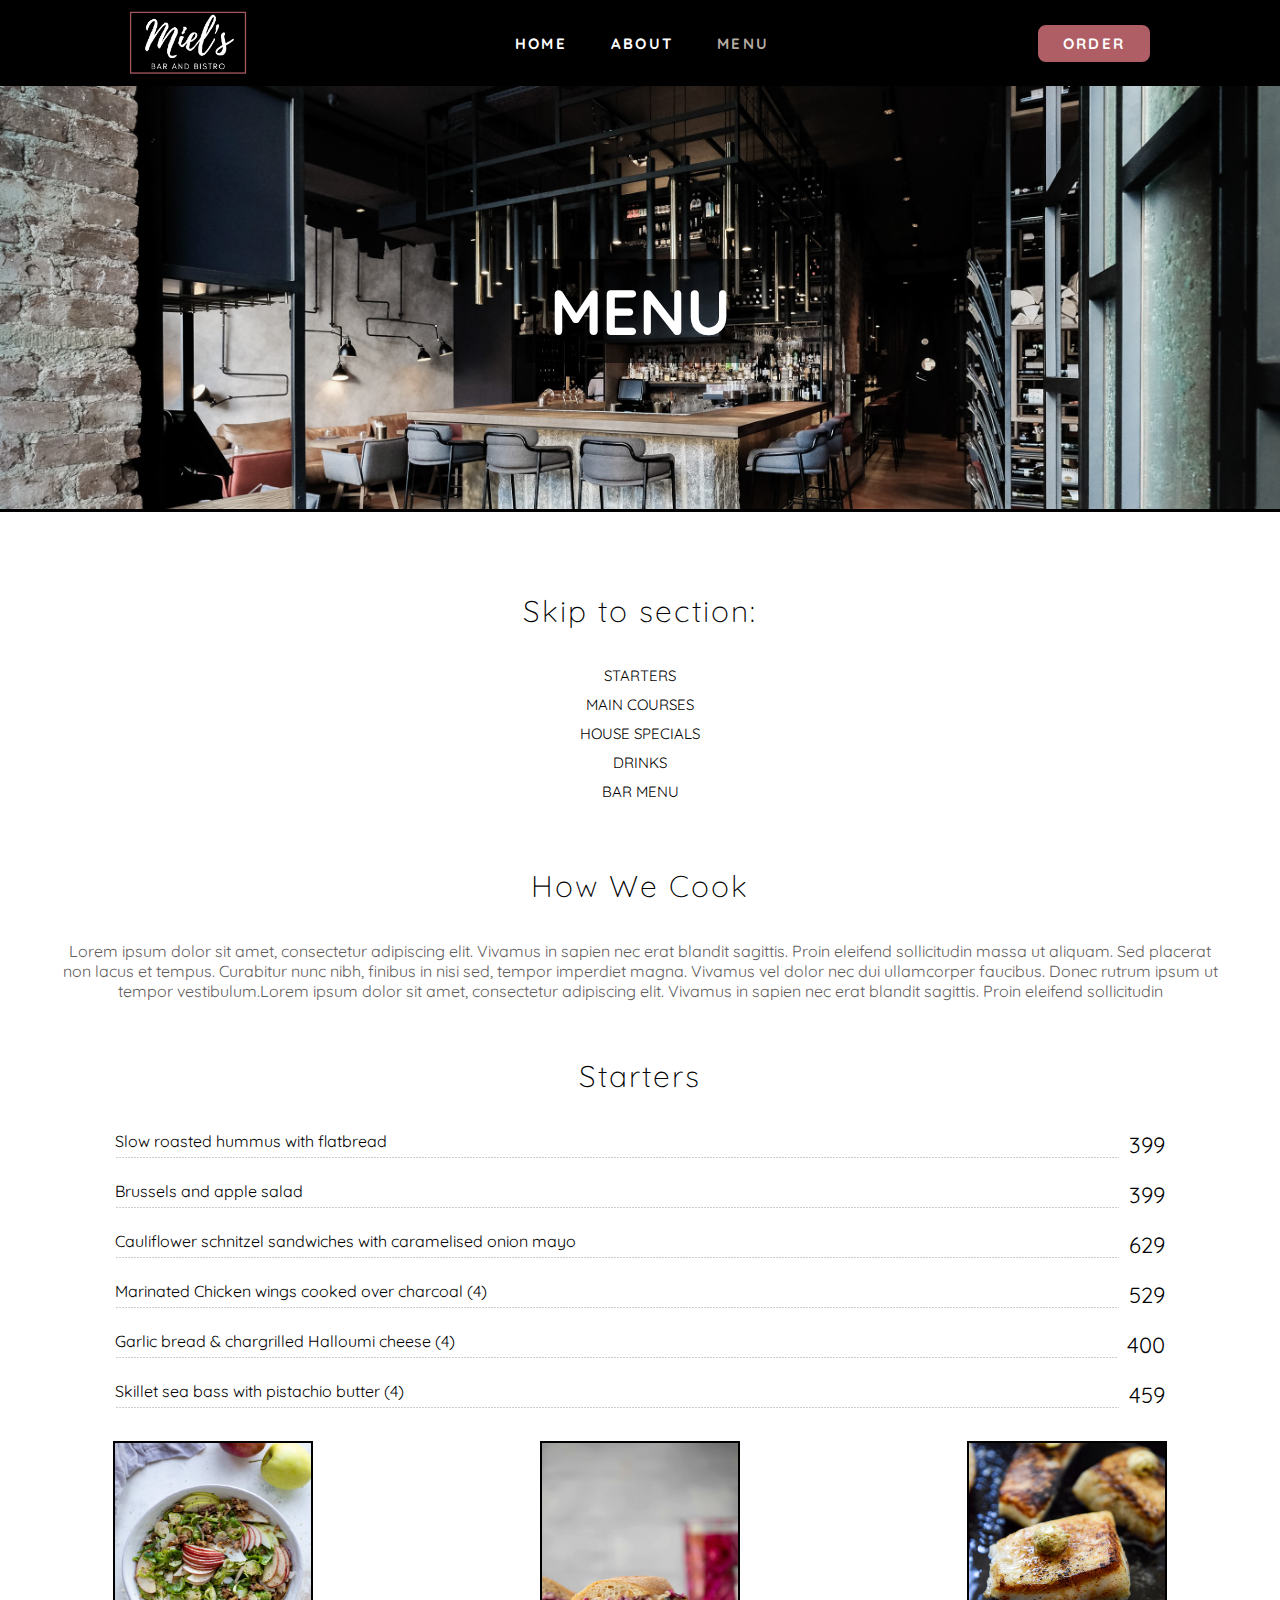
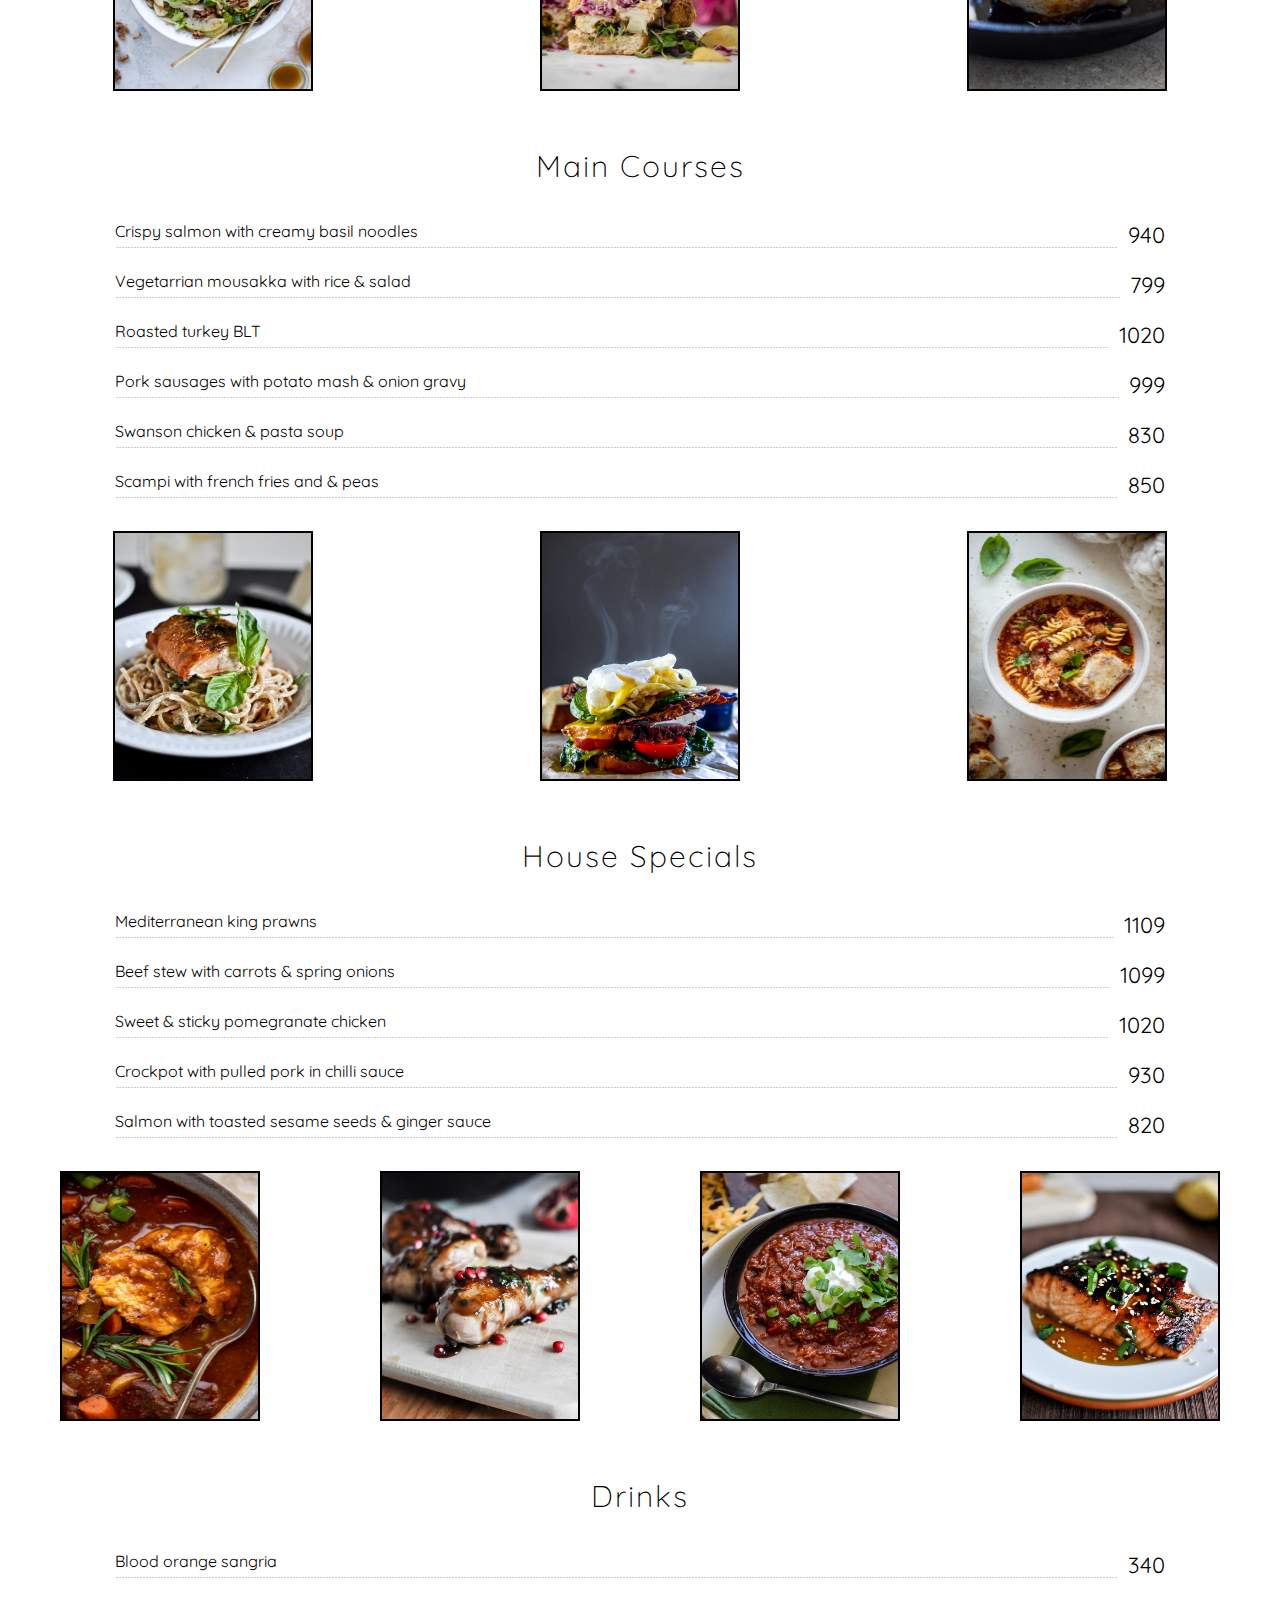
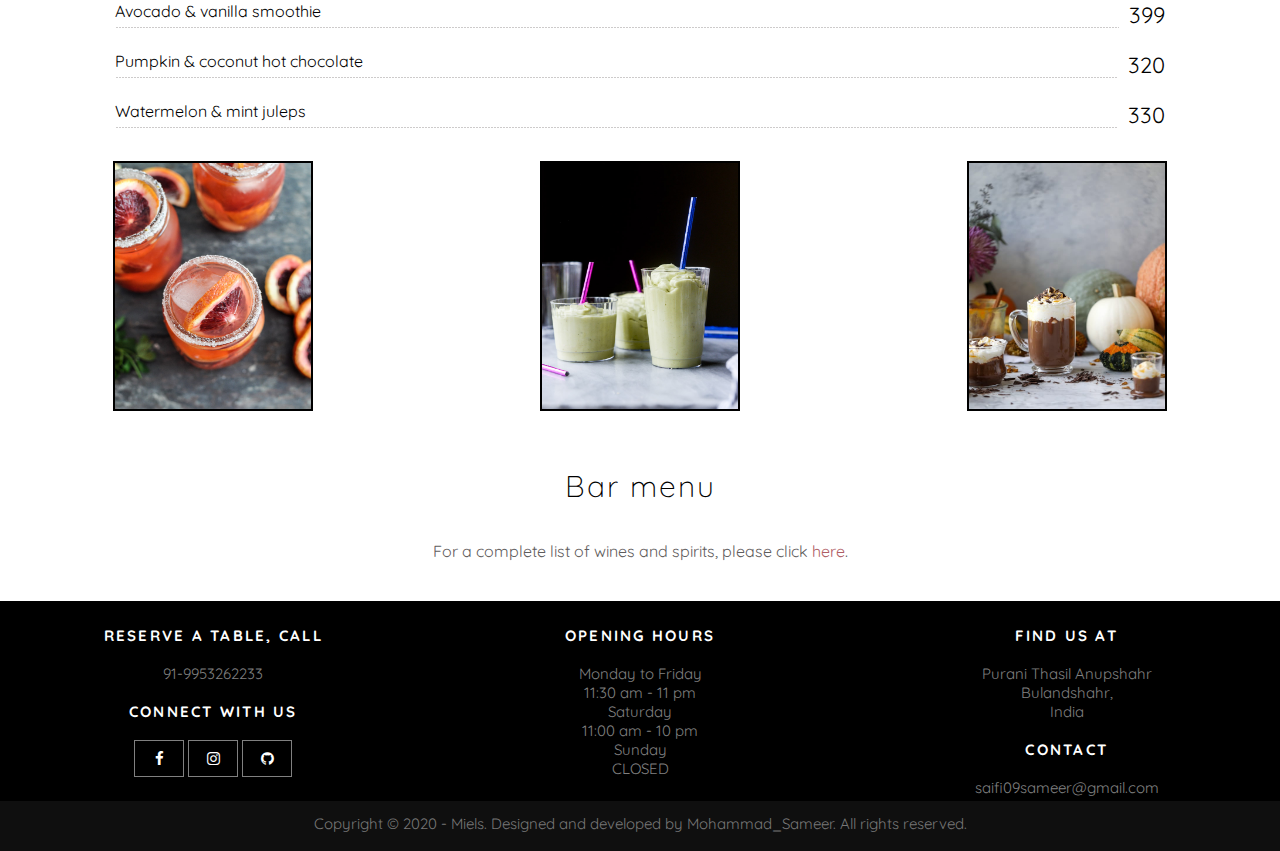
<file: Menu.html>
<!DOCTYPE html>
<html lang="en">

<head>
    <link rel="stylesheet" type="text/css" href="CSS/style.css" />

    <meta charset="UTF-8">
    <meta name="viewport" content="width=device-width, initial-scale=1.0">
    <meta name="format-detection" content="telephone=no"/>
    <title>Menu</title>
</head>

<body>
    <!--Header starts-->
    <div class="navigationBar">
        <header>
            <img class="logo" src="MIEL Images/Logo 3.png" alt="logo">
            <nav>
                <ul class="navlinks">
                    <li><a
                            href="index.html">
                            <h4>HOME</h4>
                        </a>
                    </li>
                    <li><a href="About.html">
                            <h4>ABOUT</h4>
                        </a>
                    </li>
                    <li><a class="currentPage" href="Menu.html">
                            <h4>MENU</h4>
                        </a>
                    </li>
                </ul>
            </nav>
            <a href="Order.html">
                <button class="cta">
                  <h4>ORDER</h4>
                </button></a>
            </a>
        </header>
    </div>
    <!--Header ends-->
    <main>
        <!--body content-->

        <!--Title BG image - reduce img height, add headline-->
        <div class="interiorClass">
            <img src="MIEL Images/Pages title bg 2.jpg">
            <h1 class="pageHeading">MENU</h1>
        </div>

        <!--Title BG image end-->

        <!--Skip to Section-->
        <div class="menuSkip">
            <h4 class="sectionHeading">Skip to section:</h4>
            <ul>
                <li><a href="#starters">Starters</a></li>
                <li><a href="#maincourse">Main Courses</a></li>
                <li><a href="#specials">House Specials</a></li>
                <li><a href="#drinks">Drinks</a></li>
                <li><a href="#bar">Bar Menu</a></li>
            </ul>
        </div>
        <!--Skip to Section end-->

        <!--How to cook-->
        <div class="menuHow">
            <h4 class="sectionHeading">How We Cook</h4>
            <p class="para">Lorem ipsum dolor sit amet, consectetur adipiscing elit. Vivamus in sapien nec erat blandit
                sagittis.
                Proin
                eleifend sollicitudin massa ut aliquam. Sed placerat non lacus et tempus. Curabitur nunc nibh,
                finibus in nisi sed, tempor imperdiet magna. Vivamus vel dolor nec dui ullamcorper faucibus. Donec
                rutrum
                ipsum ut
                tempor vestibulum.Lorem ipsum dolor sit amet, consectetur adipiscing elit. Vivamus in sapien nec erat
                blandit sagittis.
                Proin
                eleifend sollicitudin</p>
        </div>
        <!--How to cook end-->

        <!--Starters-->
        <div id="starters">
            <h4 class="sectionHeading">Starters</h4>
            <div class="row">
                <div class="col-sm-6">
                    <div class="item">
                        <!-- <h4>Ham, Bacon or Sausage Wrap</h4> -->
                        <span class="dots"></span>
                        <span class="price">399</span>
                        <p class="menuDesc">Slow roasted hummus with flatbread
                        </p>
                    </div>
                    <div class="item">
                        <!-- <h4>Veggie</h4> -->

                        <span class="dots"></span>
                        <span class="price">399</span>
                        <p class="menuDesc">Brussels and apple salad</p>
                    </div>
                    <div class="item">
                        <!-- <h4>Steak</h4> -->
                        <span class="dots"></span>
                        <span class="price">629</span>
                        <p class="menuDesc">Cauliflower schnitzel sandwiches with caramelised onion mayo</p>
                    </div>
                    <div class="item">
                        <!-- <h4>Oven Roasted Turkey</h4> -->
                        <span class="dots"></span>
                        <span class="price">529</span>
                        <p class="menuDesc">Marinated Chicken wings cooked over charcoal (4)</p>
                    </div>


                    <div class="item">
                        <!-- <h4>Greek</h4> -->
                        <span class="dots"></span>
                        <span class="price">400</span>
                        <p class="menuDesc">Garlic bread & chargrilled Halloumi cheese (4)</p>
                    </div>
                    <div class="item">
                        <!-- <h4>Deluxe</h4> -->
                        <span class="dots"></span>
                        <span class="price">459</span>
                        <p class="menuDesc">Skillet sea bass with pistachio butter (4)</p>
                    </div>
                </div>
            </div>
        </div>
        <div class="threeImages">
            <div class="oneImage">
                <img src="MIEL Images/MENU/brussels-apple-salad-9.jpg" title="Brussels and apple salad">
              </div>
            <div class="oneImage">
              <img src="MIEL Images/MENU/cauli-schnitzel-12.jpg" title="Cauliflower schnitzel sandwiches">
            </div>
           
            <div class="oneImage">
              <img src="MIEL Images/MENU/skillet-sea-bass with pistachio butter.jpg" title="Skillet sea bass">
            </div>
        </div>
        <!--Main Course-->
        <div id="maincourse">
            <h4 class="sectionHeading">Main Courses</h4>
            <div class="row">
                <div class="col-sm-6">
                    <div class="item">
                        <span class="dots"></span>
                        <span class="price">940</span>
                        <p class="menuDesc">Crispy salmon with creamy basil noodles
                        </p>
                    </div>
                    <div class="item">
                        <span class="dots"></span>
                        <span class="price">799</span>
                        <p class="menuDesc">Vegetarrian mousakka with rice & salad</p>
                    </div>
                    <div class="item">
                        <span class="dots"></span>
                        <span class="price">1020</span>
                        <p class="menuDesc">Roasted turkey BLT</p>
                    </div>
                    <div class="item">
                        <span class="dots"></span>
                        <span class="price">999</span>
                        <p class="menuDesc">Pork sausages with potato mash & onion gravy</p>
                    </div>
                    <div class="item">
                        <span class="dots"></span>
                        <span class="price">830</span>
                        <p class="menuDesc">Swanson chicken & pasta soup</p>
                    </div>
                    <div class="item">
                        <span class="dots"></span>
                        <span class="price">850</span>
                        <p class="menuDesc">Scampi with french fries and & peas</p>
                    </div>
                </div>
            </div>
        </div>
        <div class="threeImages">
            <div class="oneImage">
              <img src="MIEL Images/MENU/crispy salmon with creamy basil noodles.jpg" title="Crispy salmon with creamy basil noodles">
            </div>
            <div class="oneImage">
              <img src="MIEL Images/MENU/roasted turkey BLT.jpg" title="Roasted turkey BLT">
            </div>
            <div class="oneImage">
              <img src="MIEL Images/MENU/Swanson-Chicken-Parmesan-Soup-23.jpg" title="chicken & pasta soup">
            </div>
            
        </div>
        <!--Main Course end-->


        <!--Specials-->

        <div id="specials">
            <h4 class="sectionHeading">House Specials</h4>
            <div class="row">
                <div class="col-sm-6">
                    <div class="item">
                        <span class="dots"></span>
                        <span class="price">1109</span>
                        <p class="menuDesc">Mediterranean king prawns
                        </p>
                    </div>
                    <div class="item">
                        <span class="dots"></span>
                        <span class="price">1099</span>
                        <p class="menuDesc">Beef stew with carrots & spring onions</p>
                    </div>
                    <div class="item">
                        <span class="dots"></span>
                        <span class="price">1020</span>
                        <p class="menuDesc">Sweet & sticky pomegranate chicken</p>
                    </div>
                    <div class="item">
                        <span class="dots"></span>
                        <span class="price">930</span>
                        <p class="menuDesc">Crockpot with pulled pork in chilli sauce</p>
                    </div>
                    <div class="item">
                        <span class="dots"></span>
                        <span class="price">820</span>
                        <p class="menuDesc">Salmon with toasted sesame seeds & ginger sauce</p>
                    </div>
                </div>
            </div>
        </div>
        <div class="threeImages">
            <div class="oneImage">
              <img src="MIEL Images/MENU/Beef stew.jpg" title="Beef stew">
            </div>
            <div class="oneImage">
              <img src="MIEL Images/MENU/sweet and sticky pomegranate chicken.jpg" title="pomegranate chicken">
            </div>
            <div class="oneImage">
              <img src="MIEL Images/MENU/Crockpot-Pulled-Pork-Chili.jpg" title="Crockpot with pulled pork">
            </div>
            <div class="oneImage">
                <img src="MIEL Images/MENU/toasted sesame ginger salmon.jpg" title="Salmon with toasted sesame seeds & ginger sauce">
              </div>
        </div>
        <!--Specials end-->


        <!--Drinks-->

        <div id="drinks">
            <h4 class="sectionHeading">Drinks</h4>
            <div class="row">
                <div class="col-sm-6">
                    <div class="item">
                        <span class="dots"></span>
                        <span class="price">340</span>
                        <p class="menuDesc">Blood orange sangria
                        </p>
                    </div>
                    <div class="item">
                        <span class="dots"></span>
                        <span class="price">399</span>
                        <p class="menuDesc">Avocado & vanilla smoothie</p>
                    </div>
                    <div class="item">
                        <span class="dots"></span>
                        <span class="price">320</span>
                        <p class="menuDesc">Pumpkin & coconut hot chocolate</p>
                    </div>
                    <div class="item">
                        <span class="dots"></span>
                        <span class="price">330</span>
                        <p class="menuDesc">Watermelon & mint juleps</p>
                    </div>
                </div>

            </div>
        </div>
        <div class="threeImages">
            <div class="oneImage">
              <img src="MIEL Images/MENU/blood orange sangria.jpg" title="Blood orange sangria">
            </div>
            <div class="oneImage">
              <img src="MIEL Images/MENU/avocado-vanilla-smoothie.jpg" title="Avocado & vanilla smoothie">
            </div>
            <div class="oneImage">
              <img src="MIEL Images/MENU/pumpkin-coconut-hot-chocolate.jpg" title="Pumpkin & coconut hot chocolate">
            </div>
        </div>
        <!--Drinks end-->
        <div id="bar"></div>
        <h4 class="sectionHeading">Bar menu</h4>
        <p class="para">For a complete list of wines and spirits, please click <a href="Files\MIELS Bar menu.pdf"
                target="_blank" class="pdfLink">here</a>.</p>
    </main>
    <!--Footer starts-->
    <footer>
        <link rel="stylesheet"
            href="https://cdnjs.cloudflare.com/ajax/libs/font-awesome/4.7.0/css/font-awesome.min.css">

        <div class="footer">
            <div class="footer-content">

                <div class="footer-section about">
                    <h4>RESERVE A TABLE, CALL</h4>
                    <br>
                    <p>91-9953262233</p>
                    <br>
                    <h4>CONNECT WITH US</h4>
                    <br>
                    <div class="socials">
                        <a href="https://www.facebook.com/saifi09sameer"><i class="fa fa-facebook"></i></a>
                        <a href="https://www.instagram.com/saifi09sameer"><i class="fa fa-instagram"></i></a>
                        <a href="https://github.com/saifi09sameer"><i class="fa fa-github"></i></a>
                    </div>
                </div>
                <div class="footer-section hours">
                    <h4>OPENING HOURS</h4>
                    <br>
                    <p>Monday to Friday</p>
                    <p>11:30 am - 11 pm</p>
                    <p>Saturday</p>
                    <p>11:00 am - 10 pm</p>
                    <p>Sunday</p>
                    <p>CLOSED</p>

                </div>
                <div class="footer-section location">
                    <H4>FIND US AT</H4>
                    <br>
                    <p>Purani Thasil Anupshahr</p>
                    <p>Bulandshahr,</p>
                    <p>India</p>
                    <br>
                    <H4>CONTACT</H4>
                    <br>
                    <p>saifi09sameer@gmail.com</p>
                </div>

                <div class="footer-bottom">
                    Copyright &copy; 2020 - Miels. Designed and developed by Mohammad_Sameer. All rights reserved.
                </div>
            </div>
        </div>
    </footer>
    <!--footer ends-->
    <script src="https://code.jquery.com/jquery-3.4.1.slim.min.js"
        integrity="sha384-J6qa4849blE2+poT4WnyKhv5vZF5SrPo0iEjwBvKU7imGFAV0wwj1yYfoRSJoZ+n"
        crossorigin="anonymous"></script>
    <script src="https://cdn.jsdelivr.net/npm/popper.js@1.16.0/dist/umd/popper.min.js"
        integrity="sha384-Q6E9RHvbIyZFJoft+2mJbHaEWldlvI9IOYy5n3zV9zzTtmI3UksdQRVvoxMfooAo"
        crossorigin="anonymous"></script>
    <script src="https://stackpath.bootstrapcdn.com/bootstrap/4.4.1/js/bootstrap.min.js"
        integrity="sha384-wfSDF2E50Y2D1uUdj0O3uMBJnjuUD4Ih7YwaYd1iqfktj0Uod8GCExl3Og8ifwB6"
        crossorigin="anonymous"></script>
</body>

</html>
</file>
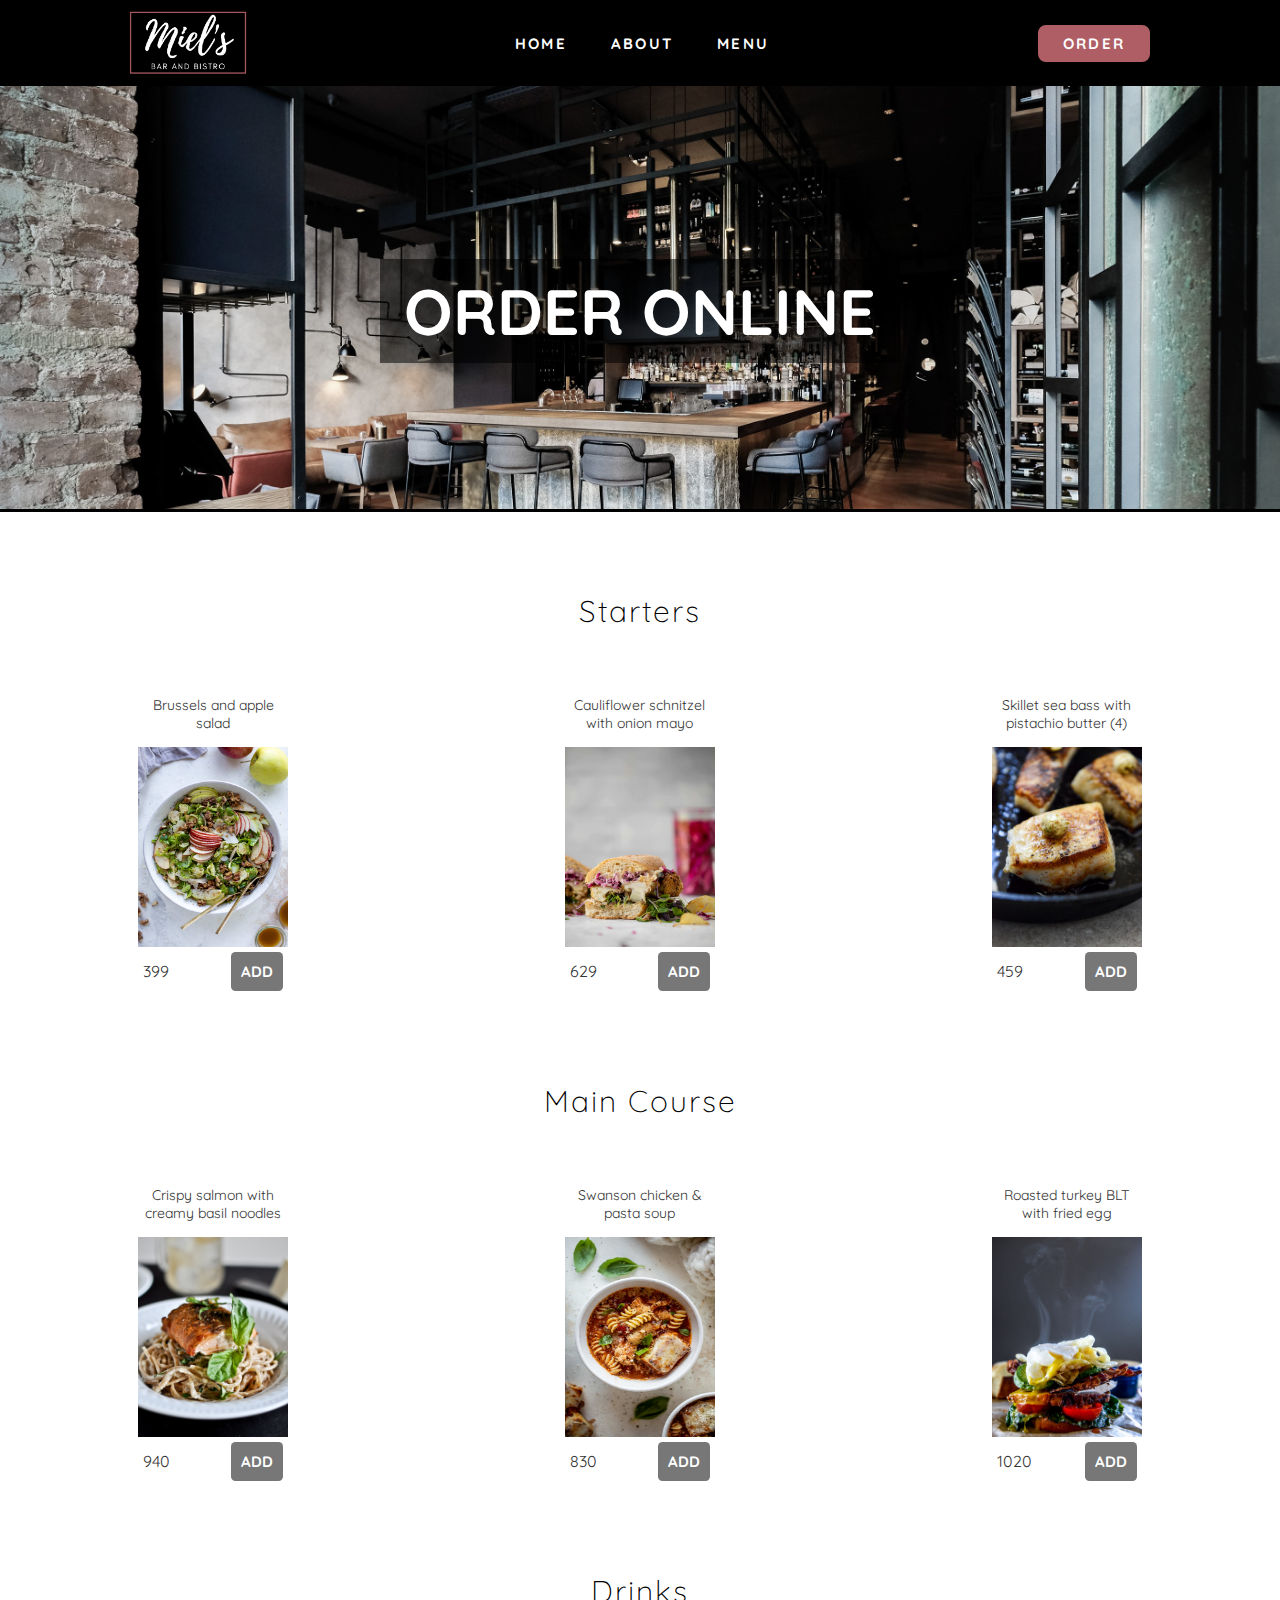
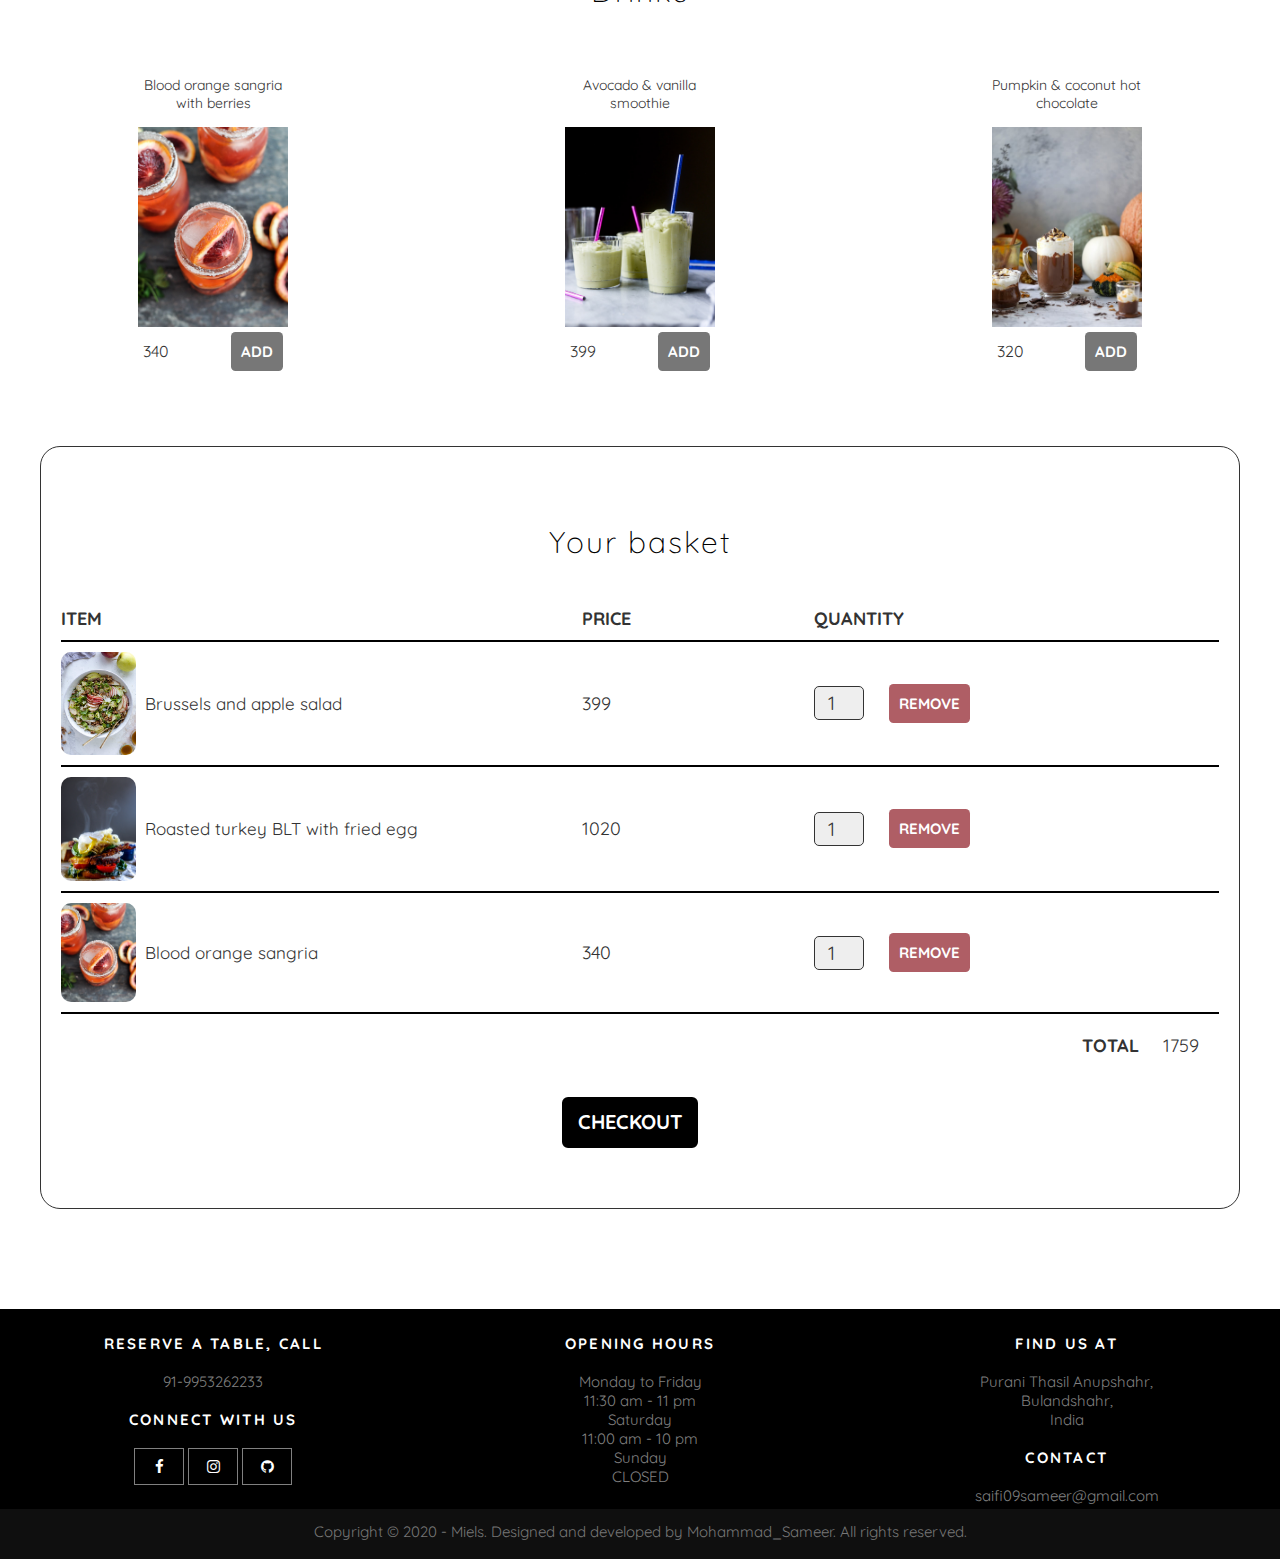
<file: Order.html>
<!DOCTYPE html>
<html lang="en">
<head>
    <meta charset="UTF-8">
    <meta name="viewport" content="width=device-width, initial-scale=1.0, shrink-to-fit=no">

    <link rel="stylesheet" type="text/css" href="CSS/style.css"/>
    <meta name="format-detection" content="telephone=no"/>
    <title>Order online</title>
</head>
<body>
    <div class="navigationBar">
        <!--Header starts-->
        <header>
          <img class="logo" src="MIEL Images/Logo 3.png" alt="logo">
          <nav>
            <ul class="navlinks">
              <li><a href="index.html">
                  <h4>HOME</h4>
                </a>
              </li>
              <li><a href="About.html">
                  <h4>ABOUT</h4>
                </a></li>
              <li><a href="Menu.html">
                  <h4>MENU</h4>
                </a></li>
            </ul>
          </nav>
          <a  href="Order.html">
            <button class="cta" id="currentOrder">
              <h4>ORDER</h4>
            </button></a>
        </header>
      </div>
<main>
    <!--body content-->

        <!--Title BG image - reduce img height, add headline-->
        <div class="interiorClass">
            <img src="MIEL Images/Pages title bg 2.jpg">
            <h1 class="pageHeading">ORDER ONLINE</h1>
        </div>

        <!--Title BG image end-->
    
    <section class="content-section">
      <h4 class="sectionHeading">Starters</h4>
      <div class="shop-items">
          <div class="shop-item">
              <span class="shop-item-title">Brussels and apple salad</span>
              <img class="shop-item-image" src="MIEL Images/MENU/brussels-apple-salad-9.jpg">
              <div class="shop-item-details">
                  <span class="shop-item-price">399</span>
                  <button class="btn btn-primary shop-item-button" type="button">ADD</button>
              </div>
          </div>
          <div class="shop-item">
              <span class="shop-item-title">Cauliflower schnitzel with onion mayo</span>
              <img class="shop-item-image" src="MIEL Images/MENU/cauli-schnitzel-12.jpg">
              <div class="shop-item-details">
                  <span class="shop-item-price">629</span>
                  <button class="btn btn-primary shop-item-button" type="button">ADD</button>
              </div>
          </div>
          <div class="shop-item">
              <span class="shop-item-title">Skillet sea bass with pistachio butter (4)</span>
              <img class="shop-item-image" src="MIEL Images/MENU/skillet-sea-bass with pistachio butter.jpg">
              <div class="shop-item-details">
                  <span class="shop-item-price">459</span>
                  <button class="btn btn-primary shop-item-button" type="button">ADD</button>
              </div>
          </div>
      </div>
  </section>
  <section class="content-section">
    <h4 class="sectionHeading">Main Course</h4>
      <div class="shop-items">
          <div class="shop-item">
              <span class="shop-item-title">Crispy salmon with creamy basil noodles</span>
              <img class="shop-item-image" src="MIEL Images/MENU/crispy salmon with creamy basil noodles.jpg">
              <div class="shop-item-details">
                  <span class="shop-item-price">940</span>
                  <button class="btn btn-primary shop-item-button" type="button">ADD</button>
              </div>
          </div>
          <div class="shop-item">
              <span class="shop-item-title">Swanson chicken & pasta soup</span>
              <img class="shop-item-image" src="MIEL Images/MENU/Swanson-Chicken-Parmesan-Soup-23.jpg">
              <div class="shop-item-details">
                  <span class="shop-item-price">830</span>
                  <button class="btn btn-primary shop-item-button" type="button">ADD</button>
              </div>
          </div>
          <div class="shop-item">
            <span class="shop-item-title">Roasted turkey BLT with fried egg</span>
            <img class="shop-item-image" src="MIEL Images/MENU/roasted turkey BLT.jpg">
            <div class="shop-item-details">
                <span class="shop-item-price">1020</span>
                <button class="btn btn-primary shop-item-button" type="button">ADD</button>
            </div>
        </div>
      </div>
  </section>
  <section class="content-section">
    <h4 class="sectionHeading">Drinks</h4>
      <div class="shop-items">
          <div class="shop-item">
              <span class="shop-item-title">Blood orange sangria with berries</span>
              <img class="shop-item-image" src="MIEL Images/MENU/blood orange sangria.jpg">
              <div class="shop-item-details">
                  <span class="shop-item-price">340</span>
                  <button class="btn btn-primary shop-item-button" type="button">ADD</button>
              </div>
          </div>
          <div class="shop-item">
              <span class="shop-item-title">Avocado & vanilla smoothie</span>
              <img class="shop-item-image" src="MIEL Images/MENU/avocado-vanilla-smoothie.jpg">
              <div class="shop-item-details">
                  <span class="shop-item-price">399</span>
                  <button class="btn btn-primary shop-item-button" type="button">ADD</button>
              </div>
          </div>
          <div class="shop-item">
            <span class="shop-item-title">Pumpkin & coconut hot chocolate</span>
            <img class="shop-item-image" src="MIEL Images/MENU/pumpkin-coconut-hot-chocolate.jpg">
            <div class="shop-item-details">
                <span class="shop-item-price">320</span>
                <button class="btn btn-primary shop-item-button" type="button">ADD</button>
            </div>
        </div>
      </div>
  </section>
  <section class="cart-section">
    <h4 class="sectionHeading">Your basket</h4>
      <div class="cart-row">
          <span class="cart-item cart-header cart-column">ITEM</span>
          <span class="cart-price cart-header cart-column">PRICE</span>
          <span class="cart-quantity cart-header cart-column">QUANTITY</span>
      </div>
      <div class="cart-items">
        <div class="cart-row">
            <div class="cart-item cart-column">
                <img class="cart-item-image" src="MIEL Images/MENU/brussels-apple-salad-9.jpg" width="100" height="100">
                <span class="cart-item-title">Brussels and apple salad</span>
            </div>
            <span class="cart-price cart-column">399</span>
            <div class="cart-quantity cart-column">
                <input class="cart-quantity-input" type="number" value="1">
                <button class="btn btn-danger" type="button">REMOVE</button>
            </div>
        </div>
          <div class="cart-row">
              <div class="cart-item cart-column">
                  <img class="cart-item-image" src="MIEL Images/MENU/roasted turkey BLT.jpg" width="100" height="100">
                  <span class="cart-item-title">Roasted turkey BLT with fried egg</span>
              </div>
              <span class="cart-price cart-column">1020</span>
              <div class="cart-quantity cart-column">
                  <input class="cart-quantity-input" type="number" value="1">
                  <button class="btn btn-danger" type="button">REMOVE</button>
              </div>
          </div>
          <div class="cart-row">
            <div class="cart-item cart-column">
                <img class="cart-item-image" src="MIEL Images/MENU/blood orange sangria.jpg" width="100" height="100">
                <span class="cart-item-title">Blood orange sangria</span>
            </div>
            <span class="cart-price cart-column">340</span>
            <div class="cart-quantity cart-column">
                <input class="cart-quantity-input" type="number" value="1">
                <button class="btn btn-danger" type="button">REMOVE</button>
            </div>
        </div>
      </div>
      <div class="cart-total">
          <strong class="cart-total-title">TOTAL</strong>
          <span class="cart-total-price">1759</span>
          <button id="btnCheckout" class="btn btn-primary btn-purchase" type="button">CHECKOUT</button>
      </div>
      
  </section>
</main>
<!--Footer starts-->
<footer>
    <link rel="stylesheet"
        href="https://cdnjs.cloudflare.com/ajax/libs/font-awesome/4.7.0/css/font-awesome.min.css">

    <div class="footer">
        <div class="footer-content">

            <div class="footer-section about">
                <h4>RESERVE A TABLE, CALL</h4>
                <br>
                <p>91-9953262233</p>
                <br>
                <h4>CONNECT WITH US</h4>
                <br>
                <div class="socials">
                    <a href="https://www.facebook.com/saifi09sameer"><i class="fa fa-facebook"></i></a>
                    <a href="https://www.instagram.com/saifi09sameer/"><i class="fa fa-instagram"></i></a>
                    <a href="https://github.com/saifi09sameer"><i class="fa fa-github"></i></a>
                </div>
            </div>
            <div class="footer-section hours">
                <h4>OPENING HOURS</h4>
                <br>
                <p>Monday to Friday</p>
                <p>11:30 am - 11 pm</p>
                <p>Saturday</p>
                <p>11:00 am - 10 pm</p>
                <p>Sunday</p>
                <p>CLOSED</p>

            </div>
            <div class="footer-section location">
                <H4>FIND US AT</H4>
                <br>
                <p>Purani Thasil Anupshahr,</p>
                <p>Bulandshahr,</p>
                <p>India</p>
                <br>
                <H4>CONTACT</H4>
                <br>
                <p>saifi09sameer@gmail.com</p>
            </div>

            <div class="footer-bottom">
                Copyright &copy; 2020 - Miels. Designed and developed by Mohammad_Sameer. All rights reserved.
            </div>
        </div>
    </div>
</footer>
<!--footer ends-->
<script src="miels.js" async></script>
</body>
</html>
</file>
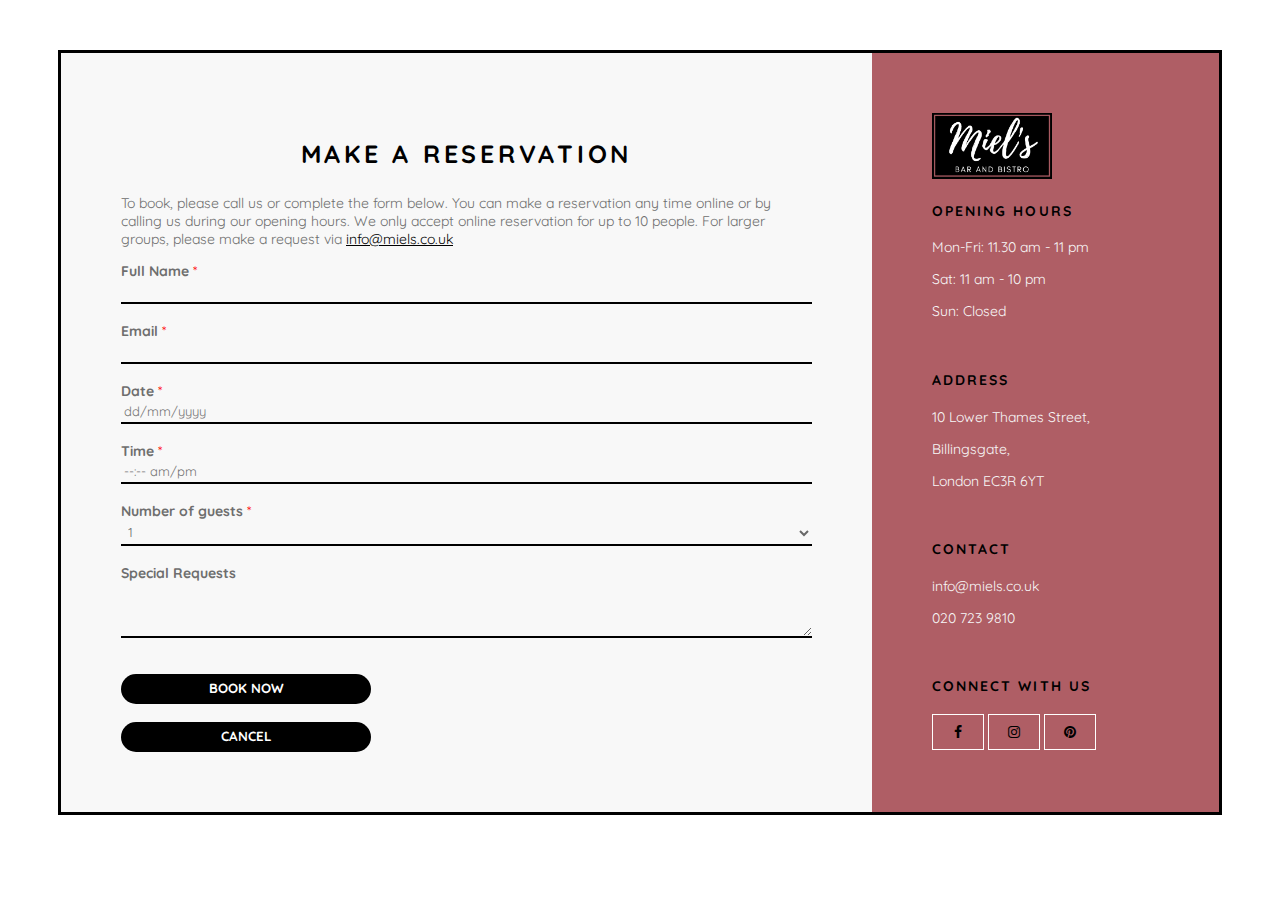
<file: Reserve.html>
<!DOCTYPE html>
<html lang="en">

<head>
    <link rel="stylesheet" type="text/css" href="CSS/reservation.css" />
    <meta charset="UTF-8">
    <meta name="viewport" content="width=device-width, initial-scale=1.0">
    <meta name="format-detection" content="telephone=no"/>
    <title>Reservation form</title>
</head>

<body>
    <div class="container" id="reserveForm">
        <div class="container-form">
            <h3 class="page-title">MAKE A RESERVATION</h3>
            <p>To book, please call us or complete the form below. You can make a reservation any time online or by
                calling us
                during our opening hours. We only accept online reservation for up to 10 people. For larger groups,
                please
                make a request via <a href="mailto:info@miels.co.uk">info@miels.co.uk</a></p>
            <form method="post" action="#" name="reservation-form">

                <label for="yourname">Full Name&nbsp;<abbr class="required" title="required field">*</abbr></label>
                <input type=text name="cName" id="yourname" class="form-class" required>
                <br>

                <label for="youremail">Email&nbsp;<abbr class="required" title="required field">*</abbr></label>
                <input type=email name="cEmail" id="youremail" required>
                <br>

                <label for="date">Date&nbsp;<abbr class="required" title="required field">*</abbr></label>
                <input type=text name="cName" id="date" placeholder="dd/mm/yyyy" required>
                <br>

                <label for="time">Time&nbsp;<abbr class="required" title="required field">*</abbr></label>
                <input type=text name="cTime" id="time" placeholder="--:-- am/pm" required>

                <br>

                <label for="persons">Number of guests&nbsp;<abbr class="required" title="required field">*</abbr></label>
                <select id="persons" class="form-class" name="guests" required>
                    <option value="1">1</option>
                    <option value="2">2</option>
                    <option value="3">3</option>
                    <option value="4">4</option>
                    <option value="5">5</option>
                    <option value="6">6</option>
                    <option value="7">7</option>
                    <option value="8">8</option>
                    <option value="9">9</option>
                    <option value="10">10</option>
                </select>
                <br>
                <label for="request">Special Requests</label>
                <textarea id="request" name="special-request" class="form-class" rows="3" cols="30">
                </textarea>
                <br>
                <br>
                <button type="submit" class="btnBook" >BOOK NOW</button>
                &nbsp;&nbsp;&nbsp;&nbsp;
                <button class="btnCancel" onclick="window.close()">CANCEL</button>
            </form>
        </div>
        <div class="container-info">
            <link rel="stylesheet"
                href="https://cdnjs.cloudflare.com/ajax/libs/font-awesome/4.7.0/css/font-awesome.min.css">

          <a href="index.html"><img class="logo" src="MIEL Images/Logo 3.png" alt="logo"></a>  
            <h4>OPENING HOURS</h4>

            <p>Mon-Fri: 11.30 am - 11 pm</p>
            <p>Sat: 11 am - 10 pm</p>
            <p>Sun: Closed</p>
            <br>
            <h4>ADDRESS</h4>

            <p>10 Lower Thames Street,</p>
            <p>Billingsgate,</p>
            <p>London EC3R 6YT</p>
            <br>
            <H4>CONTACT</H4>

            <p>info@miels.co.uk</p>
            <p>020 723 9810</p>
            <br>
            <H4>CONNECT WITH US</H4>
            <a href="#"><i class="fa fa-facebook"></i></a>
            <a href="#"><i class="fa fa-instagram"></i></a>
            <a href="#"><i class="fa fa-pinterest"></i></a>
        </div>

    </div>
    <script src="miels.js"></script>
</body>

</html>
</file>
<file: CSS/style.css>
@import url('https://fonts.googleapis.com/css?family=Libre+Franklin:500&display=swap');
@import url('https://fonts.googleapis.com/css?family=Quicksand:400&display=swap');
/* Header start */
* {
    box-sizing: border-box;
    margin: 0;
    padding: 0;
    font-family: 'Quicksand', sans-serif;
}

/* Switch off some bootstrap styles */
/* h4 {
    font-size: unset;
} */

main{
    background-color: #fff;
}

li, a, button{
    font-family: 'Quicksand', sans-serif;
    font-weight: 400;
    font-size: 15px;
    color: white;
    text-decoration: none;
}

header{
    display: flex;
    justify-content: space-between;
    align-items: center;
    padding: 10px 10%;
    background-color: black;
}
.navlinks{
    list-style: none;
}

.navlinks li{
    display: inline-block;
    padding-top: 0px;
    padding-right: 20px;
    padding-left: 20px;
    letter-spacing: 0.15em;
}

.navlinks li a{
    transition: all 0.3 ease 0s;
}

.navlinks li a:hover{
    color: rgb(182, 172, 162);
}

.navigationBar .currentPage{
    color: #b6aca2;
}

.logo{
width: 120px;
cursor: pointer;
}

.cta {
    padding: 9px 25px;
    /*background-color: rgba(182, 172, 162, 1); */
    background-color:#af5e65;
    border: 2px solid black;
    border-radius: 10px;
    letter-spacing: 0.15em;
    transition: all 0.3 ease 0s;
    cursor: pointer;
}

.cta:hover{
    background-color: #fff;
    font-weight: bolder;
    color:black;
    border: 2px solid #af5e65;
    transition: all 0.3s ease-in-out;
}
/* Header end */

/* body */

                                                            /* HOME PAGE */


body {
    background: #fff;
    font-family: 'Quicksand', sans-serif;
    font-size: 16px;
    color: #5f5d5d;
}

/* [1] Interiors image start */

.interiorClass{
    position: relative;
}

.interiorClass img{
    height: auto;
    width: 100%;
    border-bottom: 3px solid black;
    margin-bottom: 20px;
}

.interiorClass .btnReserve{
    position: absolute;
    top: 70%;
    left: 50%;
    transform: translate(-50%, -50%);
    -ms-transform: translate(-50%, -50%);
    background-color:black;
    color: white;
    font-size: 16px;
    padding: 12px 24px;
    border: 2px solid black;
    cursor: pointer;
    border-radius: 15px;
}

.interiorClass .btnReserve:hover {
    background-color: #fff;
    font-weight: bolder;
    color:black;
    border: 2px solid #af5e65;
    transition: all 0.3s ease-in-out;
    border-radius: 15px;
}

/* [1] Interiors image end */

/* [2] Welcome gallery */
.welcomeClass h2 {
    display: block;
    color: black;
    font-size: 30px;
    font-weight: lighter;
    line-height: 1.0em;
    margin-top: 60px;
    margin-bottom: 40px;
    letter-spacing: 2px;
    text-align: center;
}

.para{
    text-align: center;
    margin-left: 60px;
    margin-right: 60px;
    font-size: 16px;
    margin-bottom: 40px;
}

.welcomeClass em{
    color: #af5e65;
}

.gallery {
    display: flex;
    flex-direction: row;
    margin-bottom: 40px;
    justify-content: center;
}

.gallery img {
    width: 200px;
    height: 250px;
    vertical-align: middle;
    border: 2px solid black;
    margin: 10px;
    overflow: hidden;
    display: inline-block;
    position: relative;
}

figcaption {
    display: none;
    max-height:200px;
    max-width: 200px;
    border: 2px solid black;
    padding: 5px;
    margin: auto;
    text-align: center;
}

.imageOverlay:hover + figcaption {
    display: block;

}

.outlineButton{
    background: black;
    color: white;
    border: 2px solid black; 
    letter-spacing: 1px;
    cursor: pointer;   
    padding: 12px 24px;
    border-radius: 15px;
}

.outlineButton:hover{
    background-color: #fff;
    font-weight: bolder;
    color:black;
    border: 2px solid #af5e65;
    transition: all 0.3s ease-in-out;
    border-radius: 15px;
}
.homeMenu{
    display: flex;
    align-items: center;
    justify-content: center;
}

.homeMenu a{
    margin:0;
    margin-bottom: 100px;
}
/* [2] Welcome gallery ends */

/* [3] OUR STORY starts */

.aboutClass{
    margin-bottom: 60px;
    display: flex;
    flex-direction: row;
    justify-content: space-around;
}

.aboutContent {
    width: 50%;
}

.aboutContent h2{
    display: block;
    color: black;
    font-size: 30px;
    font-weight: lighter;
    line-height: 1.0em;
    margin-bottom: 40px;
    letter-spacing: 2px;
    text-align: center;
}

.aboutContent p{
    display: block;
    padding-left: 50px;
    text-align: center;
    font-size: 16px;
}

.aboutImage img{
    width: 400px;
    height: 550px;
    border: 2px solid black; 
    display: block;
    margin-left: auto;
    margin-right: auto;
}

.homeLearnMore{
    display: flex;
    align-items: center;
    justify-content: center
}
.homeLearnMore a{
    margin:0;
    margin-bottom: 100px;
}

/* [3] OUR STORY ends */

/* [4] Order online starts */
.eatClass{
    position: relative;
     /* this div should be relative to button which is absolute */
    padding-bottom: 0;
    margin-bottom: 0;
}
.eatClass img{
    height: auto;
    width: 100%;
    /* border-bottom: 3px solid black; */
    border-top: 3px solid black;
}

.eatClass button{
    position: absolute;
    top: 65%;
    left: 26%;
    transform: translate(-50%, -50%);
    background-color:black;
    color: white;
    font-size: 16px;
    padding: 12px 24px;
    border: 2px solid black;
    cursor: pointer;
    border-radius: 15px;
}

.eatClass button:hover {
    background-color: #fff;
    font-weight: bolder;
    color:black;
    border: 2px solid #af5e65;
    transition: all 0.3s ease-in-out;
    border-radius: 15px;
}
/* Order online ends */

/* main body end */

                                                                /* Home PAGE end */

                                                                /* MENU PAGE */

.pageHeading{
    top: 50%;
    left: 50%;
    position: absolute;
    transform: translate(-50%, -50%);
    color: white;
    font-size: 64px;
    padding: 12px 24px;
    background-color: rgba(0, 0, 0, 0.534);
}

.sectionHeading {
    display: block;
    color: black;
    font-size: 30px;
    font-weight: lighter;
    line-height: 1.0em;
    margin-top: 60px;
    margin-bottom: 40px;
    letter-spacing: 2px;
    text-align: center;
}

.menuSkip a{
    color: black;
    display: block;
    text-align: center;
    text-transform: uppercase;
    padding-bottom: 10px;
}

.menuSkip a:hover{
    color:#af5e65;
}

/* Starter, Mains, Drinks Menu */
.row{
    margin-right: 100px;
    margin-left: 100px;
}
.menuDesc {
    margin: 0 0 10px;
}

.col-sm-6{
position: relative;
min-height: 1px;
padding-right: 15px;
padding-left: 15px;
}

.item {
    position: relative;
    margin-bottom: 30px;
    color: black;
}

.dots{
    background-image: linear-gradient(to right, rgba(56,47,47,.5) 50%,rgba(0,0,0,0) 0%);
    background-position: bottom;
    background-size: 3px 1px;
    background-repeat: repeat-x;
    height: 2px;
    width: 100%;
    position: absolute;
    top: 25px;
}

.price {
    position: absolute;
    font-size: 22px;
    font-weight: 400;
    right: 0;
    padding-left: 10px;
    background-color: #fff;
}
 /* Starter, Mains, drinks  images */

.threeImages{
    margin-bottom: 40px;
    margin-top: 40px;
    display: flex;
    flex-direction: row;  
}

.threeImages img{
    width: 200px;
    height: 250px;
    display: block;
    border: 2px solid black;
}

.oneImage{
    margin-left: auto;
    margin-right: auto;
}

.threeImages::after {
    content: "";
    clear: both;
    display: table;
  }
 /* Starter  images end */


.pdfLink{
    color: #af5e65;
    font-size: 16px;
}

.pdfLink:hover{
font-weight: bolder;
}

/* Starter, Mains, Drinks Menu end*/

                                                /* MENU page end */


                                                /* ABOUT US page */

.aboutSkip a{
color: black;
display: block;
text-align: center;
text-transform: uppercase;
padding-bottom: 10px;
}

.aboutSkip a:hover{
color: #af5e65;    
}          

#teamSection{
    text-align: center;
}
#teamSection .profile{
    margin-bottom:20px;
    display: inline-block;

}
#teamSection .profile a{
    display: inline-block;
    margin: 30px; /* distance between the pics */
}

#teamSection img{
    width: 250px;
    height: 250px;
    border: 2px solid black; 
    display: inline-block;
    /* up till here */
    border-radius: 50%;
}

#teamSection .team-title {
    letter-spacing: 1px;
}

#teamSection .teamName {
    margin-bottom: 0px;
    display: block;
    text-transform: uppercase;
}
#teamSection .teamRole{
    padding-top: 10px; 
    display: inline-block;
    font-style:italic;
}
/* Meet the team end */

#awards{
    text-align: center;
}
#awards .profile{
    margin-bottom:20px;
    display: inline-block;

}
#awards .profile a{
    display: inline-block;
    margin: 30px; /* distance between the pics */
}

#awards img{
    width: auto;
    height: 200px;
    display: inline-block;
    /* up till here */
}

#awards .team-title {
    letter-spacing: 1px;
}

#awards .teamName {
    margin-bottom: 0px;
    display: block;
    text-transform: uppercase;
}


                                                /* ABOUT US page end */

                                                /* ORDER page */

.content-section{
    position: inline-block;
    display:block;
 }

 .shop-item {
    margin: 30px;
    max-width: 150px;
}

.shop-item-title {
    display: block;
    width: 100%;
    max-height: 80px;
    text-align: center;
    font-size: 14px;
    color: #333;
}

.shop-item-image {
    height: 200px;
    width: 150px;
    margin-top: 15px;
    margin-left: auto;
  margin-right: auto;
    display: block;
    align-content: center;
}

.shop-item-details {
    display: flex;
    align-items: center;
    padding: 5px;
}

.shop-item-price {
    flex-grow: 1;
    color: #333;
}

.shop-items {
    display: flex;
    flex-wrap: wrap;
    justify-content: space-around;
}

.cart-section{
    border: 1px solid #333;
    border-radius: 20px;
    padding: 20px;
    margin: 40px;
    margin-bottom: 100px;
position: relative;
}

.cart-header {
    font-weight: bold;
    font-size: 18px;
    color: #333;
}

.cart-column {
    display: flex;
    align-items: center;
    border-bottom: 2px solid black;
    padding-bottom: 10px;
    margin-top: 10px;
}

.cart-row {
    display: flex;
}

.cart-item {
    width: 45%;
}

.cart-price {
    width: 20%;
    font-size: 18px;
    color: #333;
}

.cart-quantity {
    width: 35%;
}

.cart-item-title {
    color: #333;
    margin-left: .5em;
    font-size: 17px;
}

.cart-item-image {
    width: 75px;
    height: auto;
    border-radius: 10px;
}

.btn-danger {
    color: white;
    background-color: #af5e65;
    border: none;
    border-radius: .3em;
    font-weight: bold;
    padding: 5px;
}

.btn-danger:hover {
    background-color: #995157;
}

.cart-quantity-input {
    height: 34px;
    width: 50px;
    border-radius: 5px;
    border: 1px solid #333;
    background-color: #eee;
    color: #333;
    padding: 0;
    text-align: center;
    font-size: 1.2em;
    margin-right: 25px;
}

.cart-total {
    text-align: end;
    margin-top: 20px;
    margin-right: 20px;
}

.cart-total-title {
    font-weight: bold;
    font-size: 18px;
    color: #333;
    margin-right: 20px;
}

.cart-total-price {
    color: #333;
    font-size: 18px;
}

.btn {
    text-align: center;
    vertical-align: middle;
    padding: .67em .67em;
    cursor: pointer;
}

.btn-primary {
    color: white;
    background-color: #777;
    border: none;
    border-radius: .3em;
    font-weight: bold;
}

.btn-primary:hover {
    background-color: #5f5d5d;
}

.btn-purchase {
    display: block;
    margin: 40px auto 40px auto;
    font-size: 20px;
    background-color: black;
    border: 2px solid black;
    font-weight: bolder;
    line-height: 1;
    
}

.btn-purchase:enabled:hover {
    background-color: #fff;
    font-weight: bolder;
    color:black;
    border: 2px solid black;
    transition: all 0.3s ease-in-out;
    line-height: 1;
}

.btn-purchase:disabled {
    opacity: 0.5;
}

                                                    /* Order page - Shopping end */

                                                    /* Footer start */
.footer{
    background-color: black;
    font-size: 15px;
    color: white;
    height: 250px;
    position: relative;
    padding-top: 0;
    margin-top: 0;
}

.footer .footer-content{
    display: flex;
    height: 200px;
}

.footer .footer-content .footer-section {
    flex: 10px;
    padding: 25px;
    text-align: center;
}

.footer .footer-content {
    line-height: normal;
}

.footer .footer-content h4{
    letter-spacing: 0.15em;
    margin-bottom: 0;
    font-weight: bold;
}

.footer .footer-content p{
    color: grey;
    font-size: 15px;
}

.footer .footer-bottom{
    background-color: rgb(15, 15, 15);
    color:#777;
    height: 50px;
    text-align: center;
    position: absolute;
    left: 0px;
    bottom: 0px;
    padding-top: 13px;
    width: 100%;
}

/* Social Media Icons */
.fa {
    padding: 10px;
    font-size: 30px;
    width: 50px;
    text-align: center;
    text-decoration: none;
    border: 1px solid gray
  }
  
  .fa:hover {
    border-color: #af5e65dc;
  }
</file>
<file: CSS/reservation.css>
@import url('https://fonts.googleapis.com/css?family=Quicksand:400&display=swap');

body{
font-family: 'Quicksand', sans-serif;
font-size: 14px;
color: #ffff;
background-color: #fff;

}

.container{
    background-color: #f8f8f8;
    color: rgb(110, 110, 110);
    margin: 50px;
    box-shadow: black;
    display: grid;
    grid-template-columns: 70% 30%;
    text-align: left;
    border: 3px solid black;
}
/* INFORMATION WITH FORM */
.container-info{
    padding: 60px;
    background-color: #af5e65;
    color:#f8f8f8;
}

.logo{
    width: 120px;
    cursor: pointer;
    align-items: center;
}

h4{
    color: black;
    letter-spacing: 0.15em;
}
/* social media links */
.fa {
    padding: 10px;
    font-size: 30px;
    width: 30px;
    text-align: center;
    text-decoration: none;
    border: 1px solid white;
    color: black;
  }
  
  /* hover effect */
  .fa:hover {
    opacity: 0.7;
  }

  /* FORM */
.container-form{
    padding: 60px;
    margin: 0 auto;
}

form{
    display: flex;
    flex-direction: column;
}

.page-title{
    font-size: 25px;
    text-align: center;
    color: black;
    letter-spacing: 0.15em;
}

input, select, textarea {
    font-family: 'Quicksand', sans-serif;
    font-size: 13px;
    color: rgb(104, 104, 104);
    cursor: text;
    margin: 0;
    padding: 3px;
    border: none;
    outline: none;
    border-bottom: 2px solid black;
    background-color: transparent;
}

input:focus, select:focus, textarea:focus{
   border-bottom: 2px solid #af5e65;
}

label{
    font-weight: bolder;
}

.required{
color: red;
    font-weight: 400;
    font-size: 14px;
    text-decoration: none;
}

/* unvisited link */
a:link {
color: black
}
  
/* mouse over link */
a:hover {
color: #af5e65;
}

/* BOOK NOW button */
.btnBook{
    background-color: black;
    color: white;
    width: 250px;
    height: 30px;
    line-height: 1;
    border: none;
    font-family: 'Quicksand', sans-serif;
    font-weight: bolder;
    border-radius: 100px;
    cursor: pointer;
    transition: all 0.3s ease-in-out;
}

.btnBook:hover {
    background-color: #fff;
    font-weight: bolder;
    color:black;
    border: 2px solid black;
    transition: all 0.3s ease-in-out;
}

/* Cancel button */
.btnCancel{
    background-color: black;
    color: white;
    width: 250px;
    height: 30px;
    line-height: 1;
    border: none;
    font-family: 'Quicksand', sans-serif;
    font-weight: bolder;
    border-radius: 100px;
    cursor: pointer;
    transition: all 0.3s ease-in-out;
}

.btnCancel:hover {
    background-color: #fff;
    font-weight: bolder;
    color:black;
    border: 2px solid black;
    transition: all 0.3s ease-in-out;
}
</file>
